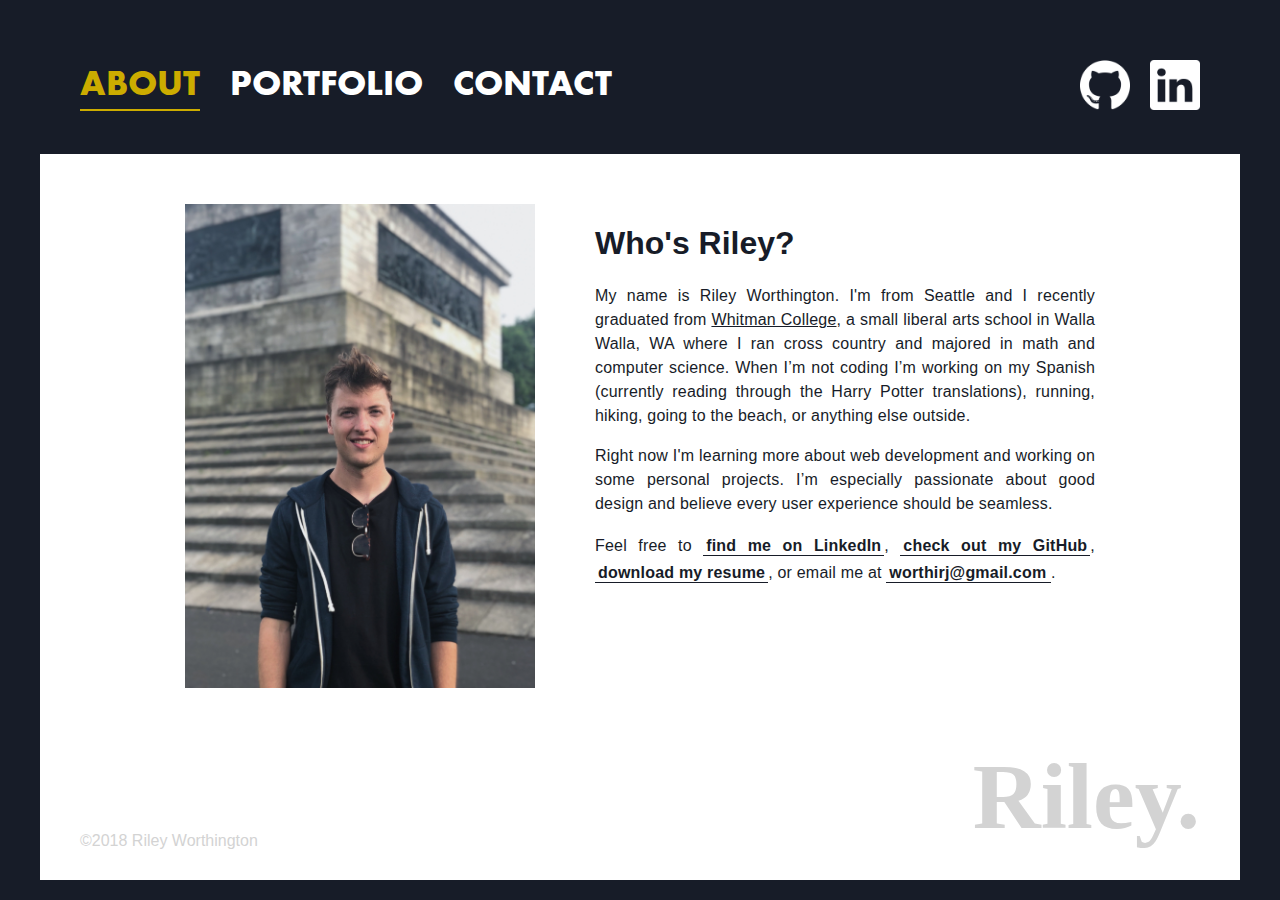
<file: about/index.html>
<!DOCTYPE html>
<html lang="en" dir="ltr" class="night">
  <head>
    <meta charset="utf-8">
    <title>About Riley</title>
    <link href="../styles/page.css" rel="stylesheet" type="text/css">
  </head>
  <body>
    <header>
      <nav class="main-nav">
        <a href="../about" class="selected">About</a>
        <a href="../portfolio">Portfolio</a>
        <a href="../contact">Contact</a>
      </nav>
      <nav class="socials">
        <a href="https://github.com/worthirj" title="GitHub link">
          <img src="../images/GitHub-Mark-120px-plus.png" alt="GitHub link" id="git"/>
        </a>
        <a href="https://linkedin.com/in/riley-worthington" title="LinkedIn link">
          <img src="../images/linkedin-128-black.png" alt="LinkedIn link" id="in"/>
        </a>
      </nav>
    </header>
    <main class="about-content">
      <div style="max-width:500px">
        <img src="../images/IMG_4139.JPG" alt="Picture of me" class="prof-pic" />
      </div>
      <div>
        <h1>Who's Riley?</h1>
        <p class="bio">
          My name is Riley Worthington. I'm from Seattle and I recently graduated from <a href="https://www.whitman.edu/">Whitman College</a>, a small liberal arts school in Walla Walla, WA where I ran cross country and majored in math and computer science. When I’m not coding I’m working on my Spanish (currently reading through the Harry Potter translations), running, hiking, going to the beach, or anything else outside.
        </p>
        <p class="bio">
          Right now I'm learning more about web development and working on some personal projects. I’m especially passionate about good design and believe every user experience should be seamless.
        </p>
        <p class="bio" style="line-height: 1.7">
          Feel free to <a href="https://linkedin.com/in/riley-worthington" class="project-link">find me on LinkedIn</a>, <a href="https://github.com/worthirj" class="project-link">check out my GitHub</a>, <a href="../files/worthington_riley.pdf" class="project-link">download my resume</a>, or email me at <a href="mailto:wxoxrtxhirxj@xgmxaixl.cxom" onmouseover="this.href=this.href.replace(/x/g,'');" class="project-link" style="padding-right: 0px;">
            <my-email data-user="worthirj" data-domain="gmail.com"></my-email>
          </a>.
        </p>
      </div>
    </main>
    <footer>
      <div>
        &copy;2018 Riley Worthington
      </div>
      <div class="nametag">
        <a href="../">Riley.</a>
      </div>
    </footer>
  </body>
</html>
</file>
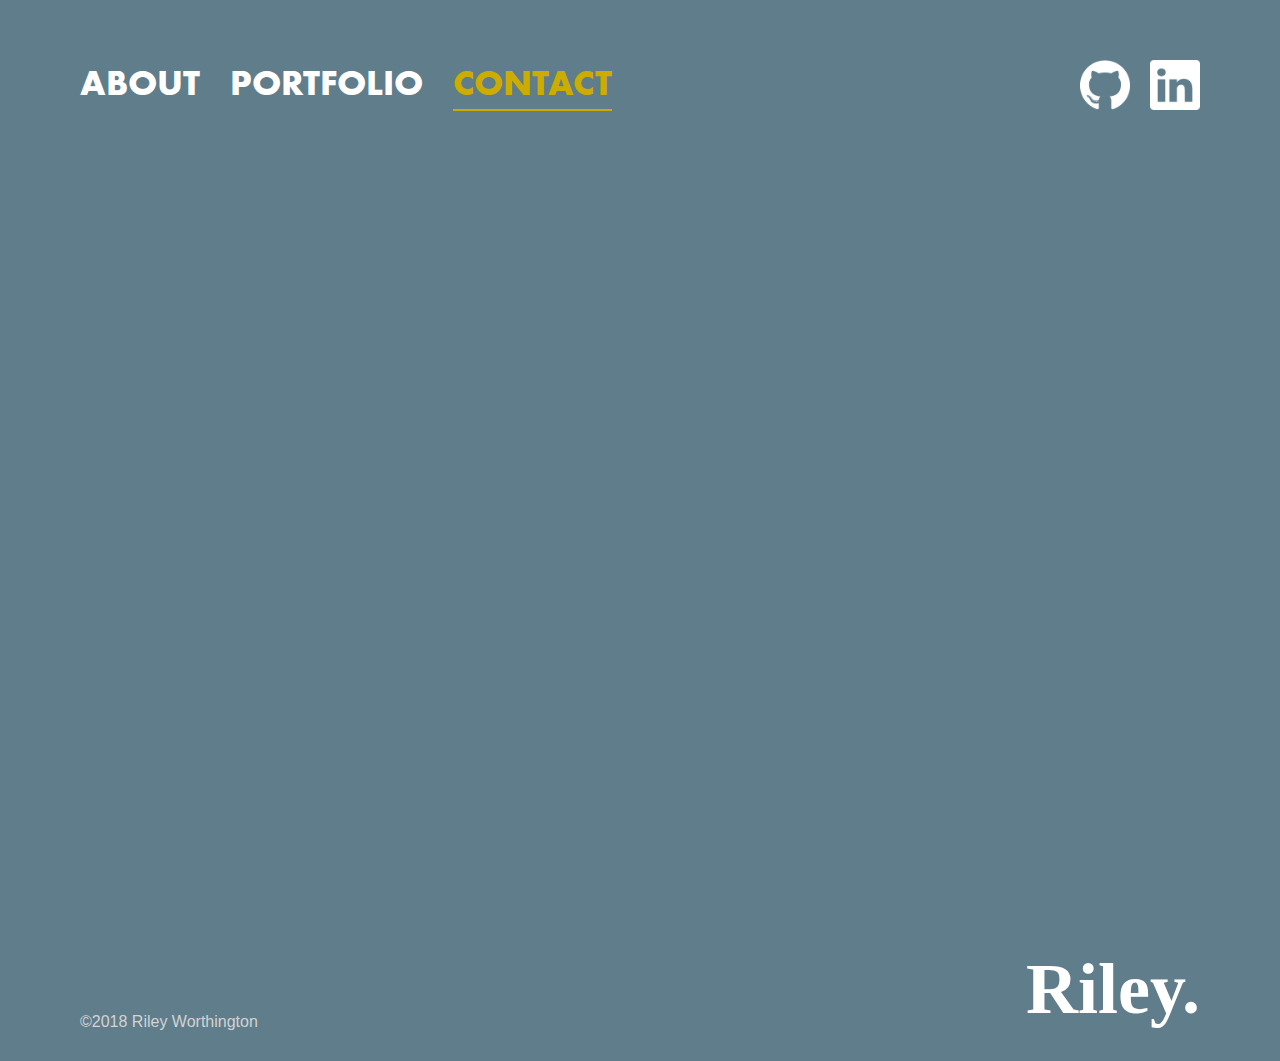
<file: contact/index.html>
<!DOCTYPE html>
<html lang="en" dir="ltr">
  <head>
    <meta charset="utf-8">
    <title>Contact</title>
    <link href="../styles/contact.css" rel="stylesheet" type="text/css">
  </head>
  <body>
    <header>
      <nav class="main-nav">
            <a href="../about">About</a>
            <a href="../portfolio">Portfolio</a>
            <a href="../contact" class="selected">Contact</a>
      </nav>
      <nav class="socials">
        <a href="https://github.com/worthirj" title="GitHub link">
          <img src="../images/GitHub-Mark-120px-plus.png" alt="GitHub link" id="git"/>
        </a>
        <a href="https://linkedin.com/in/riley-worthington" title="LinkedIn link">
          <img src="../images/linkedin-128-black.png" alt="LinkedIn link" id="in"/>
        </a>
      </nav>
    </header>
    <iframe src="https://docs.google.com/forms/d/e/1FAIpQLSewBAbIAAZOeKL2lQT9sdcgCrLbtqdrH7VLI1MZeVS5aJFZKw/viewform?embedded=true" width="100%" height="80%" frameborder="0" marginheight="0" marginwidth="0">Loading...</iframe>
    <footer>
      <div>
        &copy;2018 Riley Worthington
      </div>
      <div class="nametag">
        <a href="../">Riley.</a>
      </div>
    </footer>

  </body>

</html>
</file>
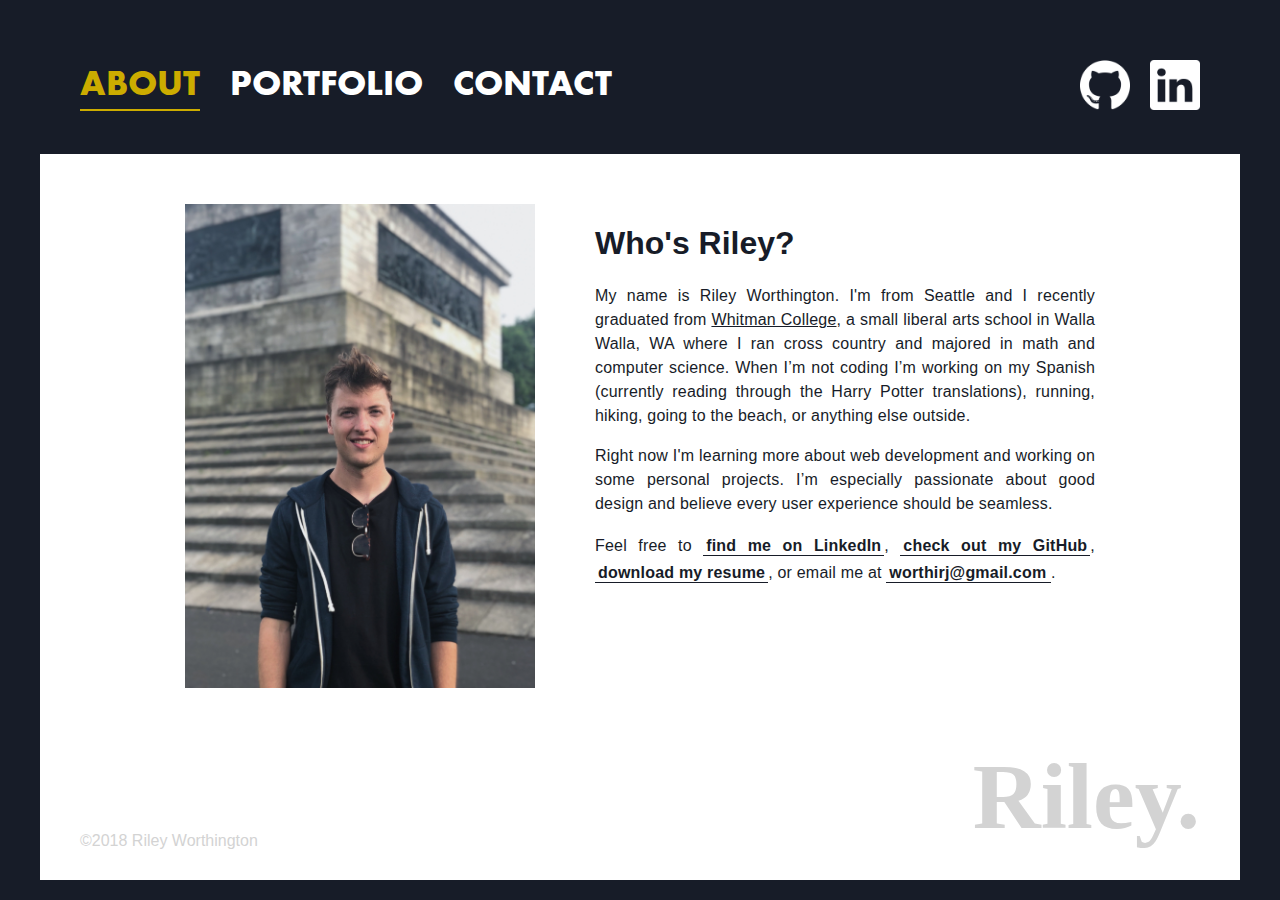
<file: about.html>
<!DOCTYPE html>
<html lang="en" dir="ltr" class="night">
  <head>
    <meta charset="utf-8">
    <title>About Riley</title>
    <link href="styles/page.css" rel="stylesheet" type="text/css">
  </head>
  <body>
    <header>
      <nav class="main-nav">
        <a href="about.html" class="selected">About</a>
        <a href="portfolio.html">Portfolio</a>
        <a href="contact.html">Contact</a>
      </nav>
      <nav class="socials">
        <a href="https://github.com/worthirj" title="GitHub link">
          <img src="images/GitHub-Mark-120px-plus.png" alt="GitHub link" id="git"/>
        </a>
        <a href="https://linkedin.com/in/riley-worthington" title="LinkedIn link">
          <img src="images/linkedin-128-black.png" alt="LinkedIn link" id="in"/>
        </a>
      </nav>
    </header>
    <main class="about-content">
      <div style="max-width:500px">
        <img src="images/IMG_4139.JPG" alt="Picture of me" class="prof-pic" />
      </div>
      <div>
        <h1>Who's Riley?</h1>
        <p class="bio">
          My name is Riley Worthington. I'm from Seattle and I recently graduated from <a href="https://www.whitman.edu/">Whitman College</a>, a small liberal arts school in Walla Walla, WA where I ran cross country and majored in math and computer science. When I’m not coding I’m working on my Spanish (currently reading through the Harry Potter translations), running, hiking, going to the beach, or anything else outside.
        </p>
        <p class="bio">
          Right now I'm learning more about web development and working on some personal projects. I’m especially passionate about good design and believe every user experience should be seamless.
        </p>
        <p class="bio" style="line-height: 1.7">
          Feel free to <a href="https://linkedin.com/in/riley-worthington" class="project-link">find me on LinkedIn</a>, <a href="https://github.com/worthirj" class="project-link">check out my GitHub</a>, <a href="files/worthington_riley.pdf" class="project-link">download my resume</a>, or email me at <a href="mailto:wxoxrtxhirxj@xgmxaixl.cxom" onmouseover="this.href=this.href.replace(/x/g,'');" class="project-link" style="padding-right: 0px;">
            <my-email data-user="worthirj" data-domain="gmail.com"></my-email>
          </a>.
        </p>
        <!-- <div class="bio-social-links">
          <a href="https://linkedin.com/in/riley-worthington" class="project-link" style="margin-bottom: 10px;">Find me on LinkedIn</a>
          <a href="https://github.com/worthirj" class="project-link" style="margin-bottom: 10px;">Check out my GitHub</a>
          <div style="padding-left: 4px; font-weight: bold;">
            Email me: <a href="mailto:wxoxrtxhirxj@xgmxaixl.cxom" onmouseover="this.href=this.href.replace(/x/g,'');" class="project-link">
              <my-email data-user="worthirj" data-domain="gmail.com"></my-email>
            </a>
          </div>
        </div> -->
      </div>
    </main>
    <footer>
      <div>
        &copy;2018 Riley Worthington
      </div>
      <div class="nametag">
        <a href="index.html">Riley.</a>
      </div>
    </footer>
  </body>
</html>
</file>
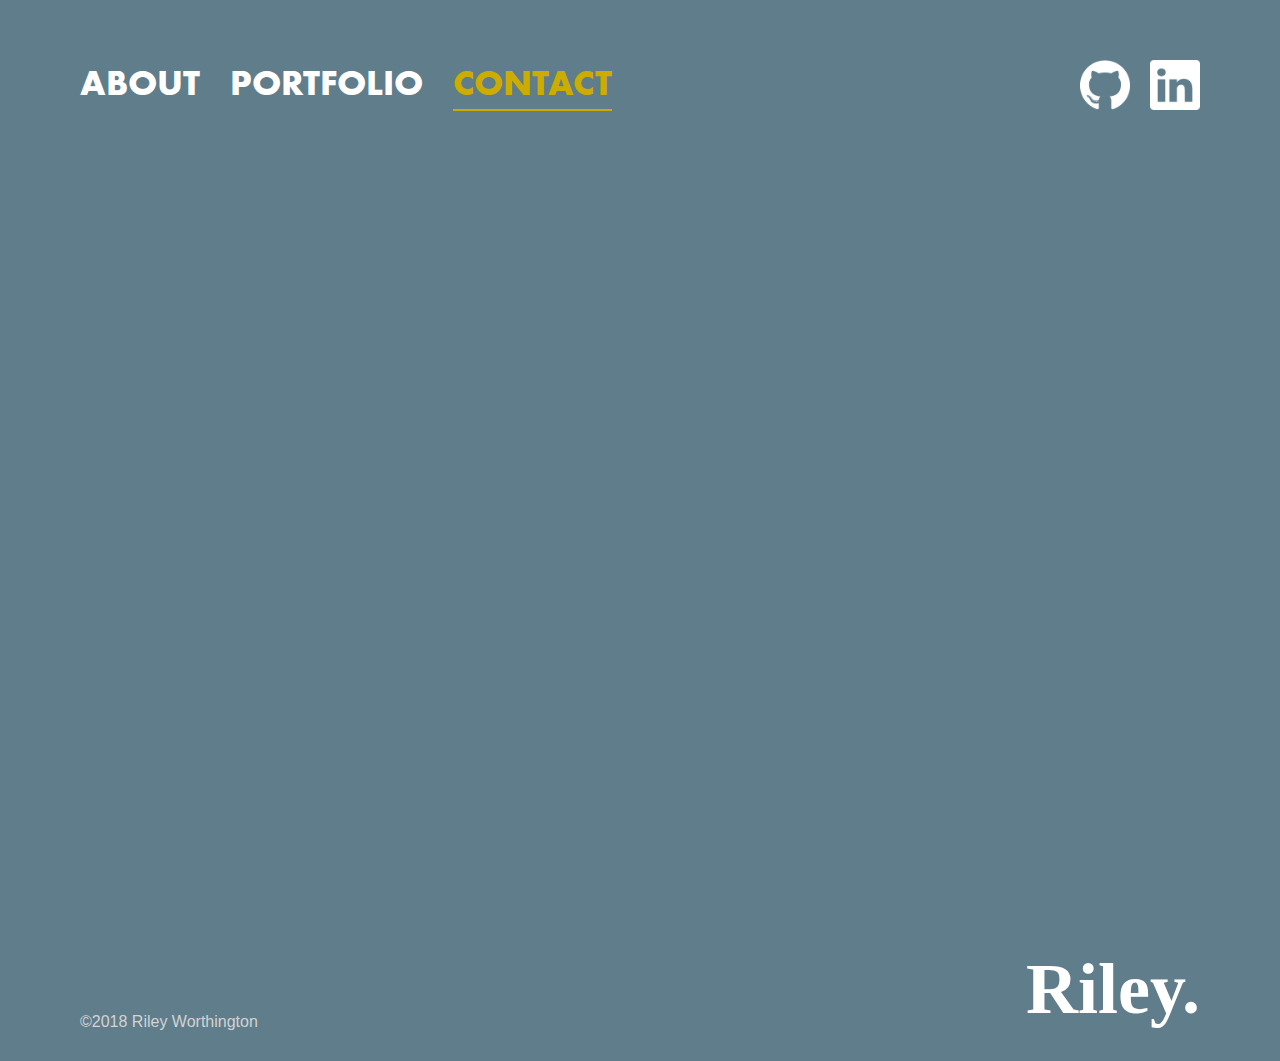
<file: contact.html>
<!DOCTYPE html>
<html lang="en" dir="ltr">
  <head>
    <meta charset="utf-8">
    <title>Contact</title>
    <link href="styles/contact.css" rel="stylesheet" type="text/css">
  </head>
  <body>
    <header>
      <nav class="main-nav">
            <a href="about.html">About</a>
            <a href="portfolio.html">Portfolio</a>
            <a href="contact.html" class="selected">Contact</a>
      </nav>
      <nav class="socials">
        <a href="https://github.com/worthirj" title="GitHub link">
          <img src="images/GitHub-Mark-120px-plus.png" alt="GitHub link" id="git"/>
        </a>
        <a href="https://linkedin.com/in/riley-worthington" title="LinkedIn link">
          <img src="images/linkedin-128-black.png" alt="LinkedIn link" id="in"/>
        </a>
      </nav>
    </header>
    <iframe src="https://docs.google.com/forms/d/e/1FAIpQLSewBAbIAAZOeKL2lQT9sdcgCrLbtqdrH7VLI1MZeVS5aJFZKw/viewform?embedded=true" width="100%" height="80%" frameborder="0" marginheight="0" marginwidth="0">Loading...</iframe>
    <footer>
      <div>
        &copy;2018 Riley Worthington
      </div>
      <div class="nametag">
        <a href="index.html">Riley.</a>
      </div>
    </footer>

  </body>

</html>
</file>
<file: styles/page.css>
@font-face {
  font-family: futura-pt-bold;
  src: url("futura-pt-bold.otf") format("opentype");
}


body, html {
  /* height: 100%; */
  background-color: #FFFFFF;
  font-family: 'Arial', sans-serif;
  font-size: 16px;
  color: #171c28;
  /* margin: 0; */
}

body {
  max-width: 1200px;
  margin: 20px auto;
}

body.night,html.night {
  background-color: #171c28;
  color: #afafbf
}

main {
  max-width: 1200px;
  margin: 0 auto 0 auto;
}

h1, h2, h3 {
  font-family: 'Futura', sans-serif;
  color: #171c28;
}

header {
  background-color: #171c28;
  max-width: 1300px;
  display: flex;
  justify-content: space-between;
  align-items: center;
  margin: 20px auto 20px auto;
  padding: 40px;
}

footer {
  color: #d3d3d3;
  text-decoration: none;
  display: flex;
  justify-content: space-between;
  margin: 30px 40px 0px 40px;
  padding-bottom: 30px;
  align-items: flex-end;
}

.icon-credit a {
  color: #d3d3d3;
}

.page-title {
  padding-left: 40px;
}

.portfolio-container {
  /* max-width: 1200px; */
  margin-left: auto;
  margin-right: auto;
  display: flex;
  flex-wrap: wrap;
}

.portfolio-item {
  width: 100%;
  display: flex;
  flex-wrap: wrap;
  justify-content: center;
  align-items: flex-start;
  margin: 20px;
}

.portfolio-item > * {
  margin: 20px;
}

.caption {
  width: 520px;
  /* margin: 20px 0 20px 0;
  padding-left: 20px;
  padding-right: 20px; */
}

.caption p {
  line-height: 1.3;
}

.toolbox {
  display: flex;
  margin-left: 10px;
}

.tool {
  font-family: 'monaco';
  font-size: 14px;
  color: #1AC6F7;
  font-weight: 100;
  letter-spacing: .2px;
  border: 1.4px solid #1AC6F7;
  border-radius: 7px;
  padding: 3px 5px;
  margin-right: 6px;
}

.item-divider {
  /* border: none; */
  display: block;
  height: 1px;
  width: 100%;
  border: 0;
  border-top: 1px solid #ccc;
  margin: 1em 0;
  padding: 0;
}

.main-nav {
  /* width: 20%; */
  display: flex;
  flex-direction: row;
}

.socials {
  display: flex;
}

.socials a {
  margin-left: 20px;
}

.socials img {
  /* margin-bottom: 20px; */
  height: 50px;
  width: auto;
  transition: .3s;
}

#git, #in {
  filter: brightness(0) invert(1);
  transition: .3s;
}

#git:hover {
  filter: brightness(0) invert(1) invert(.4);
  transition: .3s;
}

#in:hover {
  filter: brightness(0) invert(1) invert(.4);
  transition: .3s;
}

nav ul {
  list-style: none;
  margin: 0;
  padding: 0;
}

.main-nav a {
  margin-right: 30px;
  font-family: 'futura-pt-bold';
  text-transform: uppercase;
  /* padding-bottom: 5px; */
  color: white;
  text-decoration: none;
  font-size: 36px;
  font-weight: bold;
  transition: .3s;
}

.main-nav a:hover {
  /* color: #8ff7db; */
  color: #ccac00;
  transition: .3s;
}

a.selected {
  color: #ccac00;
  border-bottom-width: 2px;
  border-bottom-style: solid;
}

p, ul, blockquote {
  letter-spacing: .2px;
  text-align: justify;
}

p, blockquote {
  line-height: 1.3;
}

blockquote {
  font-style: italic;
}

blockquote:before {
  content: open-quote;
}

blockquote:after {
  content: close-quote;
}

ul {
  line-height: 1.5;
}

html.sr .portfolio-item {
  visibility: hidden;
}

.nametag a {
  color: #d3d3d3;
  font-family: 'futura';
  font-weight: bold;
  font-size: 94px;
  text-decoration: none;
  transition: .3s;
}

.nametag a:hover {
  color: #171c28;
  transition: .3s;
}

.resume-box {
  padding-top: 20px;
  display: flex;
  flex-direction: column;
  align-items: center;
}

.resume-link {
  padding-left: 10px;
  padding-right: 10px;
  transition: 0.3s;
}

.resume-link:hover {
  filter: brightness(0.7);
  transition: 0.3s;
}

.project-link {
  color: #171c28;
  font-weight: bold;
  text-decoration: none;
  border-bottom: 1px solid #171c28;
  padding: 2px 4px;
  margin-right: 10px;
}

.bio > .project-link {
  margin-right: 0px;
  padding: 1px 3px;
}

.project-link:hover {
  color: white;
  background-color: rgba(23, 28, 40, 0.8);
  transition: all .2s ease-in-out;
  transition-property: all;
  transition-duration: 0.2s;
  transition-timing-function: ease-in-out;
  transition-delay: 0s;
}

.about-content {
  margin-top: 30px;
  display: flex;
  justify-content: center;
  flex-wrap: wrap;
}

.about-content > * {
  margin: 20px 30px;
}

.prof-pic {
  max-width: 350px;
  width: auto;
  height: auto;
}

.bio {
  /* margin-right: 40px; */
  max-width: 500px;
  line-height: 1.5;
}

.bio > a {
  color: #171c28;
}

.bio-social-links {
  display: flex;
  flex-direction: column;
  align-items: flex-start;
}

my-email::after {
  content: attr(data-domain);
}
my-email::before {
  content: attr(data-user) "\0040";
}
</file>
<file: styles/contact.css>
@font-face {
  font-family: futura-pt-bold;
  src: url("futura-pt-bold.otf") format("opentype");
}

body, html {
  background-color: #607d8b;
  height: 100%;
  /* margin: 0 auto; */
}

body {
  max-width: 1200px;
  margin: 20px auto;
}

header {
  /* background-color: #171c28; */
  background-color: #607d8b;
  max-width: 1300px;
  display: flex;
  justify-content: space-between;
  align-items: center;
  margin: 20px auto 0px auto;
  padding: 40px;
}

.main-nav {
  /* width: 20%; */
  display: flex;
  flex-direction: row;
}

.socials {
  display: flex;
}

.socials a {
  margin-left: 20px;
}

.socials img {
  /* margin-bottom: 20px; */
  height: 50px;
  width: auto;
  transition: .3s;
}

#git, #in {
  filter: brightness(0) invert(1);
  transition: .3s;
}

#git:hover {
  filter: brightness(0) invert(1) invert(.4);
  transition: .3s;
}

#in:hover {
  filter: brightness(0) invert(1) invert(.4);
  transition: .3s;
}

nav ul {
  list-style: none;
  margin: 0;
  padding: 0;
}

.main-nav a {
  margin-right: 30px;
  font-family: 'futura-pt-bold';
  text-transform: uppercase;
  /* padding-bottom: 5px; */
  color: white;
  text-decoration: none;
  font-size: 36px;
  font-weight: bold;
  transition: .3s;
}

.main-nav a:hover {
  color: #ccac00;
  transition: .3s;
}

a.selected {
  color: #ccac00;
  border-bottom-width: 2px;
  border-bottom-style: solid;
}

.nametag {
  margin-top: 40px;
  margin-left: 60px;
}

.nametag a {
  color: white;
  font-family: 'futura';
  font-weight: bold;
  font-size: 72px;
  text-decoration: none;
  transition: .1s;
}

.nametag a:hover {
  color: black;
  transition: .1s;
}

.copyright {
  margin-bottom: 40px;
  margin-left: 60px;
  color: black;
  font-family: 'futura';
  font-size: 16px;
}

footer {
  font-family: "Futura", sans-serif;
  color: #d3d3d3;
  text-decoration: none;
  display: flex;
  justify-content: space-between;
  margin: 30px 40px 0px 40px;
  padding-bottom: 30px;
  align-items: flex-end;
}
</file>
